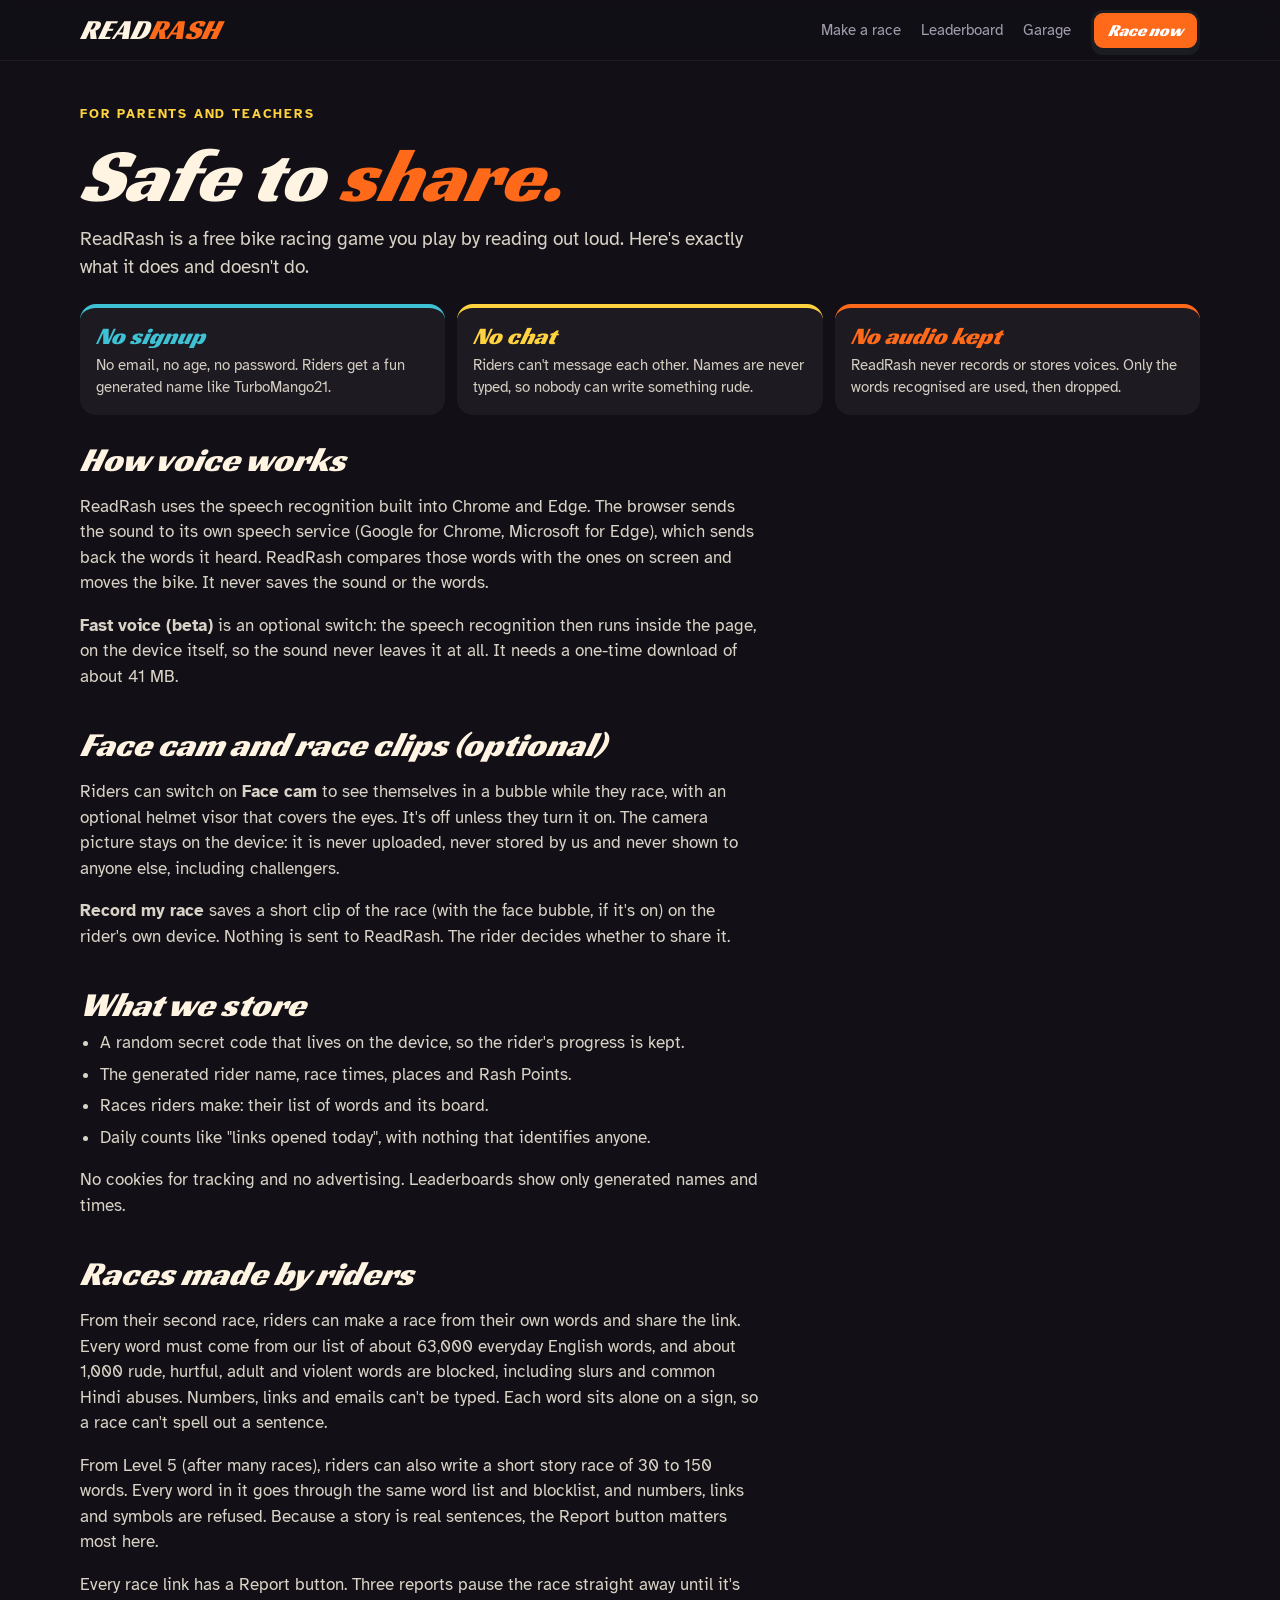
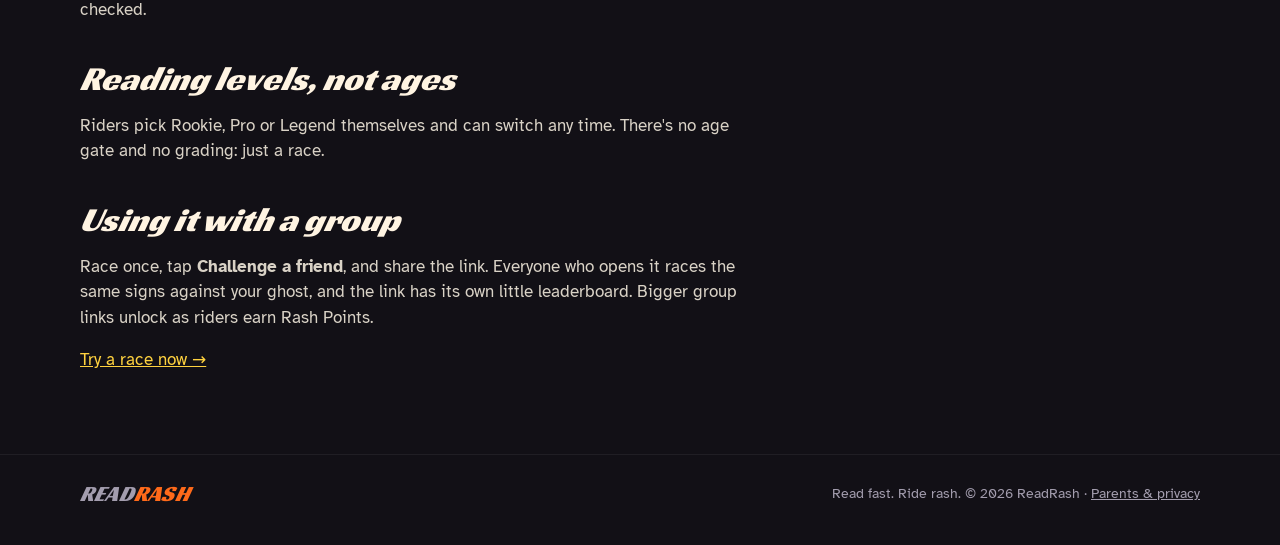
<file: about.html>
<!doctype html>
<html lang="en">
<head>
<meta charset="utf-8">
<meta name="viewport" content="width=device-width,initial-scale=1,viewport-fit=cover">
<title>For parents and teachers · ReadRash</title>
<meta name="description" content="How ReadRash works, what it stores, and how voice is handled. No signup, no chat, no audio stored.">
<link rel="canonical" href="https://readrash.com/about.html">
<meta property="og:type" content="website">
<meta property="og:site_name" content="ReadRash">
<meta property="og:title" content="ReadRash for parents and teachers">
<meta property="og:description" content="Free voice-powered bike racing. No signup, no chat, no audio stored.">
<meta property="og:url" content="https://readrash.com/about.html">
<meta property="og:image" content="https://readrash.com/assets/og/og-home.jpg">
<meta property="og:image:width" content="1200"><meta property="og:image:height" content="630">
<meta name="twitter:card" content="summary_large_image">
<meta name="theme-color" content="#121016">
<link rel="icon" href="favicon.ico" sizes="any">
<link rel="icon" href="favicon.svg" type="image/svg+xml">
<link rel="apple-touch-icon" href="apple-touch-icon.png">
<link rel="stylesheet" href="assets/site.css?v=20261026a">
<style>
/* Layout: title → three promise tiles → short plain sections */
.top{padding-block:44px 22px;display:flex;flex-direction:column;gap:12px}
.top h1{font-size:clamp(42px,8vw,76px)}.top h1 em{font-style:inherit;color:var(--heat)}
.promise{display:grid;grid-template-columns:repeat(3,1fr);gap:12px;margin-bottom:28px}
.promise div{background:var(--asphalt-2);border-radius:16px;padding:16px;border-top:4px solid var(--c)}
.promise h3{font-size:24px;color:var(--c)}.promise p{margin:6px 0 0;color:#d4cdc1;font-size:15px}
.sec{max-width:68ch;padding-bottom:22px}
.sec h2{font-size:clamp(26px,4vw,34px);margin-bottom:8px}
.sec p,.sec li{color:#d9d2c6;font-size:17px}
.sec ul{padding-left:20px;margin:0}.sec li{margin-bottom:6px}
.sec a{color:var(--sun)}
@media (max-width:760px){.promise{grid-template-columns:1fr}}
</style>
</head>
<body>
<header class="nav gut">
  <div class="inner">
    <a class="logo" href="index.html">READ<span>RASH</span></a>
    <nav class="links" aria-label="Main">
      <a class="opt" href="make.html">Make a race</a>
      <a class="opt" href="leaderboard.html">Leaderboard</a>
      <a href="garage.html">Garage</a>
      <a class="btn sm" href="gp.html">Race now</a>
    </nav>
  </div>
</header>
<main class="gut"><div class="inner">
  <div class="top">
    <p class="kicker">For parents and teachers</p>
    <h1>Safe to <em>share.</em></h1>
    <p class="lede">ReadRash is a free bike racing game you play by reading out loud. Here's exactly what it does and doesn't do.</p>
  </div>
  <div class="promise">
    <div style="--c:var(--cool)"><h3>No signup</h3><p>No email, no age, no password. Riders get a fun generated name like TurboMango21.</p></div>
    <div style="--c:var(--sun)"><h3>No chat</h3><p>Riders can't message each other. Names are never typed, so nobody can write something rude.</p></div>
    <div style="--c:var(--heat)"><h3>No audio kept</h3><p>ReadRash never records or stores voices. Only the words recognised are used, then dropped.</p></div>
  </div>

  <section class="sec">
    <h2>How voice works</h2>
    <p>ReadRash uses the speech recognition built into Chrome and Edge. The browser sends the sound to its own speech service (Google for Chrome, Microsoft for Edge), which sends back the words it heard. ReadRash compares those words with the ones on screen and moves the bike. It never saves the sound or the words.</p>
    <p><b>Fast voice (beta)</b> is an optional switch: the speech recognition then runs inside the page, on the device itself, so the sound never leaves it at all. It needs a one-time download of about 41 MB.</p>
  </section>

  <section class="sec">
    <h2>Face cam and race clips (optional)</h2>
    <p>Riders can switch on <b>Face cam</b> to see themselves in a bubble while they race, with an optional helmet visor that covers the eyes. It's off unless they turn it on. The camera picture stays on the device: it is never uploaded, never stored by us and never shown to anyone else, including challengers.</p>
    <p><b>Record my race</b> saves a short clip of the race (with the face bubble, if it's on) on the rider's own device. Nothing is sent to ReadRash. The rider decides whether to share it.</p>
  </section>

  <section class="sec">
    <h2>What we store</h2>
    <ul>
      <li>A random secret code that lives on the device, so the rider's progress is kept.</li>
      <li>The generated rider name, race times, places and Rash Points.</li>
      <li>Races riders make: their list of words and its board.</li>
      <li>Daily counts like "links opened today", with nothing that identifies anyone.</li>
    </ul>
    <p>No cookies for tracking and no advertising. Leaderboards show only generated names and times.</p>
  </section>

  <section class="sec">
    <h2>Races made by riders</h2>
    <p>From their second race, riders can make a race from their own words and share the link. Every word must come from our list of about 63,000 everyday English words, and about 1,000 rude, hurtful, adult and violent words are blocked, including slurs and common Hindi abuses. Numbers, links and emails can't be typed. Each word sits alone on a sign, so a race can't spell out a sentence.</p>
    <p>From Level 5 (after many races), riders can also write a short story race of 30 to 150 words. Every word in it goes through the same word list and blocklist, and numbers, links and symbols are refused. Because a story is real sentences, the Report button matters most here.</p>
    <p>Every race link has a Report button. Three reports pause the race straight away until it's checked.</p>
  </section>

  <section class="sec">
    <h2>Reading levels, not ages</h2>
    <p>Riders pick Rookie, Pro or Legend themselves and can switch any time. There's no age gate and no grading: just a race.</p>
  </section>

  <section class="sec" style="padding-bottom:64px">
    <h2>Using it with a group</h2>
    <p>Race once, tap <b>Challenge a friend</b>, and share the link. Everyone who opens it races the same signs against your ghost, and the link has its own little leaderboard. Bigger group links unlock as riders earn Rash Points.</p>
    <p><a href="gp.html">Try a race now →</a></p>
  </section>
</div></main>
<footer class="foot gut">
  <div class="inner"><span class="logo" style="font-size:22px">READ<span>RASH</span></span><span>Read fast. Ride rash. © 2026 ReadRash · <a href="about.html">Parents &amp; privacy</a></span></div>
</footer>
</body>
</html>
</file>
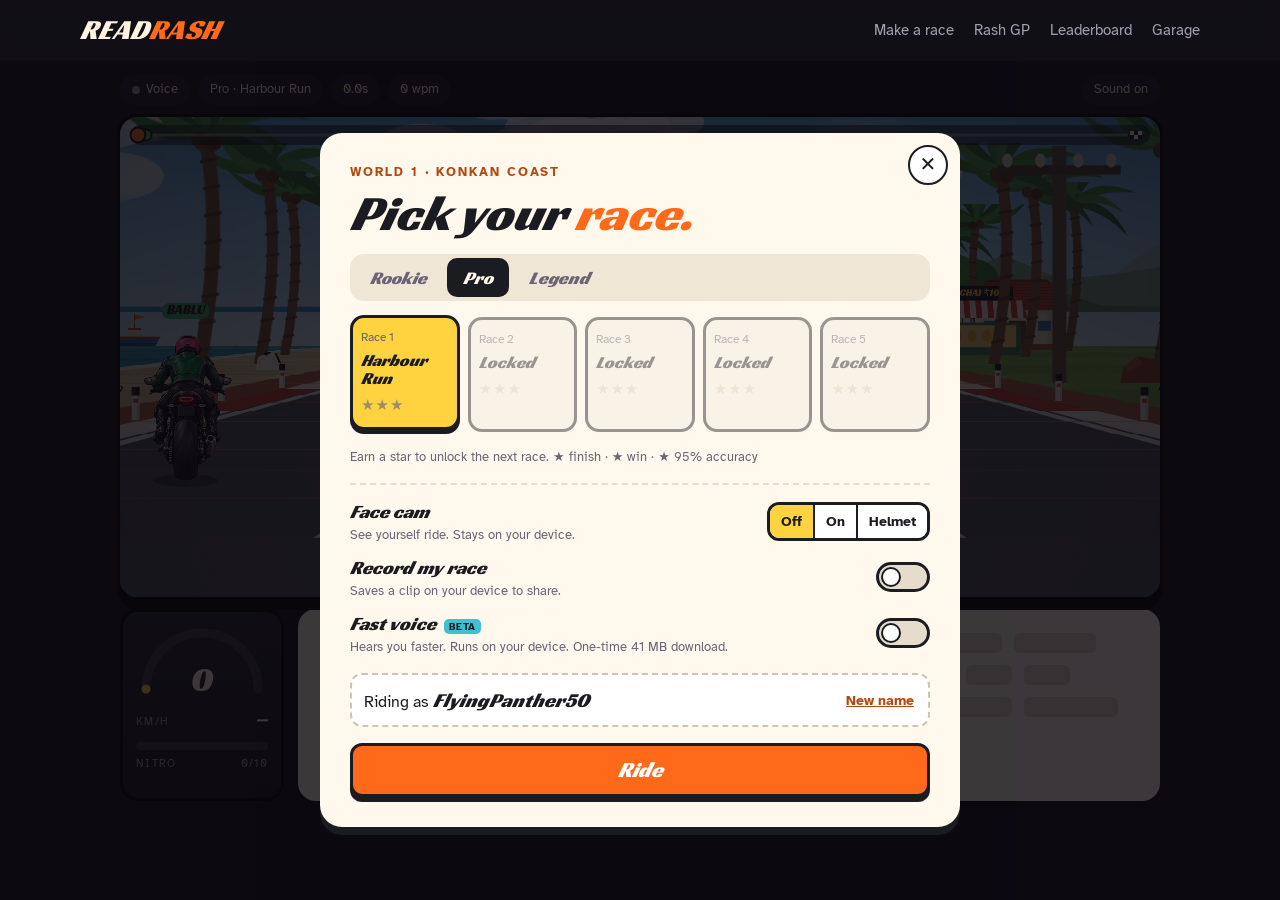
<file: play.html>
<!doctype html>
<html lang="en">
<head>
<meta charset="utf-8">
<meta name="viewport" content="width=device-width,initial-scale=1,viewport-fit=cover">
<title>Story races · ReadRash</title>
<meta name="description" content="Read a short story out loud and every word pushes your bike forward. Win stars to unlock the next race.">
<link rel="canonical" href="https://readrash.com/play.html">
<meta property="og:type" content="website">
<meta property="og:site_name" content="ReadRash">
<meta property="og:title" content="ReadRash story races">
<meta property="og:description" content="Read a short story out loud and every word pushes your bike forward. Win stars to unlock the next race.">
<meta property="og:url" content="https://readrash.com/play.html">
<meta property="og:image" content="https://readrash.com/assets/og/og-home.jpg">
<meta property="og:image:width" content="1200">
<meta property="og:image:height" content="630">
<meta property="og:image:alt" content="A painted rider racing on a coastal road under word signs">
<meta name="twitter:card" content="summary_large_image">
<meta name="theme-color" content="#121016">
<link rel="icon" href="favicon.ico" sizes="any">
<link rel="icon" href="favicon.svg" type="image/svg+xml">
<link rel="apple-touch-icon" href="apple-touch-icon.png">
<meta name="claude:viewport-fit-sides" content="cover">
<link rel="stylesheet" href="assets/site.css?v=20261026a">
<link rel="stylesheet" href="assets/game.css?v=20261026a">
</head>
<body>
<header class="nav gut">
  <div class="inner">
    <a class="logo" href="index.html">READ<span>RASH</span></a>
    <nav class="links" aria-label="Main">
      <a class="opt" href="make.html">Make a race</a>
      <a href="gp.html">Rash GP</a>
      <a class="opt" href="leaderboard.html">Leaderboard</a>
      <a href="garage.html">Garage</a>
    </nav>
  </div>
</header>

<main class="gut">
<div class="wrap">
  <div class="bar">
    <div class="left">
      <span class="chip"><span class="dot" id="micDot"></span><span id="modeTxt">Voice</span></span>
      <span class="chip" id="raceChip">Konkan Coast</span>
      <span class="chip" id="timeChip">0.0s</span>
      <span class="chip" id="wpmChip">0 wpm</span>
    </div>
    <div class="left">
      <button class="chip" id="sndBtn" aria-pressed="true">Sound on</button>
      <span class="chip rec" id="recChip" hidden><i></i>REC</span>
      <button class="chip exit" id="quitBtn" hidden>✕ Exit race</button>
    </div>
  </div>

  <div class="stage">
    <canvas id="road" aria-label="Race view: your bike against three rival riders on the Konkan coast"></canvas>
    <div class="pop" id="pop"></div>
    <div class="facecam" id="faceCam" hidden><video id="faceVid" muted playsinline></video><svg class="visor" viewBox="0 0 100 100" preserveAspectRatio="none" aria-hidden="true"><defs><linearGradient id="vz" x1="0" y1="0" x2="1" y2=".4"><stop offset="0" stop-color="#141e30" stop-opacity=".93"/><stop offset=".6" stop-color="#28466e" stop-opacity=".9"/><stop offset="1" stop-color="#141e30" stop-opacity=".93"/></linearGradient></defs><rect x="0" y="0" width="100" height="15" fill="#ffd23f"/><path d="M0 19 Q50 11 100 19 L100 51 Q50 59 0 51 Z" fill="url(#vz)"/><path d="M20 29 Q45 24 57 27" stroke="rgba(255,255,255,.45)" stroke-width="3" fill="none"/></svg></div>
  </div>

  <div class="dash">
    <div class="cluster">
      <div class="gauge">
        <svg viewBox="0 0 132 76" aria-hidden="true">
          <defs><linearGradient id="gg" x1="0" x2="1"><stop offset="0" stop-color="#ffd23f"/><stop offset="1" stop-color="#ff6a1a"/></linearGradient></defs>
          <path class="bg" d="M10 70 A56 56 0 0 1 122 70"/>
          <path class="fg" id="arc" d="M10 70 A56 56 0 0 1 122 70" pathLength="100" stroke-dasharray="0 100"/>
        </svg>
        <b id="kmh">0</b>
      </div>
      <div class="cside" style="width:100%">
        <div class="crow"><small>km/h</small><span class="pos" id="posTxt">–</span></div>
        <div class="nitro" id="nitroWrap" title="Nitro: 10 words in a row"><i id="nitroBar"></i></div>
        <div class="crow"><small>Nitro</small><small id="streakTxt">0/10</small></div>
      </div>
    </div>
    <div class="card">
      <p class="para" id="para" aria-live="polite"></p>
      <div class="heard" id="heard"></div>
    </div>
  </div>
</div>
</main>

<!-- 1. pick a race -->
<div class="overlay" id="pickScreen">
  <div class="panel">
    <a class="x" href="index.html" aria-label="Close and go home">✕</a>
    <div>
      <p class="kicker" style="color:#b14a12" id="pickKick">World 1 · Konkan Coast</p>
      <h2 style="margin-top:6px" id="pickTitle">Pick your <span>race.</span></h2>
    </div>
    <div class="tabs" role="tablist" aria-label="League" id="lgTabs">
      <button class="tab" role="tab" data-lg="rookie" aria-selected="false">Rookie</button>
      <button class="tab" role="tab" data-lg="pro" aria-selected="true">Pro</button>
      <button class="tab" role="tab" data-lg="legend" aria-selected="false">Legend</button>
    </div>
    <div class="races" id="raceList" role="group" aria-label="Races"></div>
    <div id="storyInfo" hidden></div>
    <p class="note" id="starNote" style="color:#6b6476;margin:0">Earn a star to unlock the next race. ★ finish · ★ win · ★ 95% accuracy</p>
    <div class="extras">
      <div class="ex"><span><b>Face cam</b><small>See yourself ride. Stays on your device.</small></span><div class="seg" id="camPick"><button data-c="off">Off</button><button data-c="on">On</button><button data-c="helmet">Helmet</button></div></div>
      <div class="ex"><span><b>Record my race</b><small>Saves a clip on your device to share.</small></span><button class="tog" id="recTog" role="switch" aria-checked="false"><i></i></button></div>
      <div class="ex"><span><b>Fast voice <i class="beta">beta</i></b><small id="fastMsg">Hears you faster. Runs on your device. One-time 41 MB download.</small></span><button class="tog" id="fastTog" role="switch" aria-checked="false"><i></i></button></div>
    </div>
    <div class="who"><span>Riding as <b id="whoName"></b></span><button class="linkbtn" id="reroll">New name</button></div>
    <button class="btn" id="rideBtn">Ride</button>
  </div>
</div>

<!-- 2. voice not available here -->
<div class="overlay" id="gateScreen" hidden>
  <div class="panel">
    <a class="x" href="index.html" aria-label="Close and go home">✕</a>
    <h2>Voice racing needs <span>Chrome.</span></h2>
    <p id="gateMsg">ReadRash runs on your voice. Open this page in Chrome or Edge on a laptop or Android phone, allow the microphone, and you're riding.</p>
    <div class="row">
      <button class="btn" id="demoBtn">Watch a demo ride</button>
      <button class="btn ghost" id="gateBack">Back</button>
      <button class="btn" id="fastGate" hidden>Use Fast voice</button>
    </div>
    <p class="note" style="color:#6b6476">The demo rider reads on autopilot so you can see how a race plays. Demo rides don't earn stars.</p>
  </div>
</div>

<!-- 3. mic check + say GO -->
<div class="overlay" id="micScreen" hidden>
  <div class="panel" style="align-items:center;text-align:center">
    <a class="x" href="index.html" aria-label="Close and go home">✕</a>
    <p class="kicker" style="color:#b14a12" id="micStep">Mic check</p>
    <div class="big-say" id="sayWord">Say <span>LET'S GO!</span></div>
    <div class="mic" id="micState"><i></i><span id="micLabel">Starting microphone…</span></div>
    <div class="heardbox" id="micHeard"></div>
    <p class="err" id="micErr" hidden></p>
    <button class="btn sm" id="micFix" hidden>Restart mic</button>
    <button class="linkbtn" id="micBack">Back to races</button>
  </div>
</div>

<!-- 4. results -->
<div class="overlay" id="endScreen" hidden>
  <div class="panel">
    <a class="x" href="index.html" aria-label="Close and go home">✕</a>
    <h2 id="endTitle"></h2>
    <div class="duel" id="duelTxt" hidden></div>
    <div class="row" style="gap:10px"><button class="btn" id="rematchBtn" hidden>Rematch: send it back</button></div>
    <div class="sharebox" id="shareBox" hidden>
      <b id="shareHead">Send it to a friend</b>
      <div class="shl"><input id="shareUrl" readonly aria-label="Race link"><button class="btn sm" id="shareBtn">Share</button></div>
      <div class="shl"><a class="btn sm ghost" id="waBtn" target="_blank" rel="noopener">WhatsApp</a><span class="note" id="shareMsg" style="color:#6b6476"></span></div>
    </div>
    <div class="starsbig" id="starsBig" aria-label="Stars earned"><i>★</i><i>★</i><i>★</i></div>
    <div class="starsgrid" id="starsGrid"><span>Finish</span><span>Win</span><span>95% accuracy</span></div>
    <div class="podium" id="podium"></div>
    <div class="stats">
      <div class="stat"><b id="sTime">0s</b><small>Time</small></div>
      <div class="stat"><b id="sWpm">0</b><small>Words/min</small></div>
      <div class="stat"><b id="sAcc">0%</b><small>Accuracy</small></div>
      <div class="stat"><b id="sSwipe">0</b><small>Swipes</small></div>
    </div>
    <div id="practiceWrap"><p style="font-weight:700;margin-bottom:8px">Words to practice</p><div class="practice" id="practice"></div></div>
    <div class="clipbox" id="clipBox" hidden><b id="clipHead">Making your clip…</b><button class="btn sm" id="clipBtn" disabled>Save clip</button><span class="note" id="clipMsg" style="color:#6b6476"></span></div>
    <div class="rpbox" id="rpBox" hidden></div>
    <div class="post" id="postBox">
      <span class="nm" id="postName"></span>
      <button class="linkbtn" id="postReroll">New name</button>
      <button class="btn sm" id="postBtn">Post score</button>
      <span class="note" id="postMsg" style="flex-basis:100%;color:#cfc6b8"></span>
    </div>
    <div class="row">
      <button class="btn" id="nextBtn">Next race</button>
      <button class="btn ghost" id="againBtn">Ride again</button>
      <button class="btn ghost" id="pickBtn">All races</button>
    </div>
  </div>
</div>

<script src="assets/game.js?v=20261026a"></script>
<script src="assets/board.js?v=20261026a"></script>
<script>
(() => {
const RR = window.ReadRash, $ = id => document.getElementById(id);
const show = id => ["pickScreen","gateScreen","micScreen","endScreen"].forEach(s => $(s).hidden = s !== id);
let league = RR.Store.get("league", "pro"); if (!RR.LEAGUES[league]) league = "pro";
let race = 0, demo = false, lastRes = null, firstGo = true, exiting = false;
const CODE = (new URLSearchParams(location.search).get("r") || "").toLowerCase().replace(/[^a-z0-9]/g, "").slice(0, 12);
let story = null, isMaker = false;
const fmt = ms => (ms / 1000).toFixed(1) + "s";
function doLoad(){ if (story) ctl.loadText(story.passage, league, !isMaker && story.maker_ms ? { name: story.maker, ms: story.maker_ms } : null); else ctl.load(league, race); }

const ctl = RR.create({ canvas: $("road"), league, race,
  ui: { para:$("para"), heard:$("heard"), kmh:$("kmh"), arc:$("arc"), nitroBar:$("nitroBar"), nitroWrap:$("nitroWrap"), streakTxt:$("streakTxt"), posTxt:$("posTxt"), pop:$("pop"), timeChip:$("timeChip"), wpmChip:$("wpmChip") } });

/* ---- sound + mode chips ---- */
$("sndBtn").onclick = () => { RR.Sound.setOn(!RR.Sound.on); $("sndBtn").textContent = RR.Sound.on ? "Sound on" : "Sound off"; $("sndBtn").setAttribute("aria-pressed", RR.Sound.on); };
RR.bindMic({ dot: $("micDot"), state: $("micState"), label: $("micLabel"), err: $("micErr"), fix: $("micFix"), heard: $("heard"), chip: $("modeTxt"), isDemo: () => demo });
function setModeChip(){ const c=$("modeTxt").parentElement; c.classList.toggle("demo-chip", demo); $("modeTxt").textContent = demo ? "Demo ride" : "Voice"; }

/* ---- pick screen ---- */
function renderPick(){
  const st = RR.stars(league);
  $("lgTabs").querySelectorAll(".tab").forEach(t => t.setAttribute("aria-selected", String(t.dataset.lg === league)));
  const box = $("raceList"); box.innerHTML = "";
  RR.RACES.forEach((r, i) => {
    const open = i === 0 || st[i-1] > 0;
    if (!open && race === i) race = 0;
    const b = document.createElement("button"); b.className = "race"; b.disabled = !open; b.setAttribute("aria-pressed", String(i === race));
    b.innerHTML = `<small>Race ${i+1}</small><b></b><span class="st">${[0,1,2].map(k => k < st[i] ? "<i>★</i>" : "★").join("")}</span>`;
    b.querySelector("b").textContent = open ? r.t : "Locked";
    b.onclick = () => { race = i; renderPick(); };
    box.appendChild(b);
  });
  $("whoName").textContent = RR.nickname();
}
$("lgTabs").querySelectorAll(".tab").forEach(t => t.onclick = () => { league = t.dataset.lg; RR.Store.set("league", league); renderPick(); });
$("reroll").onclick = () => { RR.Store.set("name", RR.randomName()); renderPick(); };
const X = RR.mountExtras({ ctl, canvas: $("road"), isDemo: () => demo, shareText: () => "Watch me race on ReadRash!" });
$("rideBtn").onclick = () => { RR.Sound.wake(); if (!RR.Voice.ok) { show("gateScreen"); return; } demo = false; setModeChip(); X.camUp(); startMic(); };
if (RR.FAST_OK) { $("gateMsg").textContent = "This browser doesn't have Chrome's speech service. Fast voice runs right here on your device instead: one-time 41 MB download, then it's quick. Or open ReadRash in Chrome or Edge."; $("fastGate").hidden = false; $("fastGate").onclick = () => { RR.Voice.setFast(true); const t = $("fastTog"); if (t) t.setAttribute("aria-checked", "true"); $("rideBtn").click(); }; }
$("gateBack").onclick = () => show("pickScreen");
$("demoBtn").onclick = () => { RR.Sound.wake(); demo = true; setModeChip(); doLoad(); ctl.setAutopilot(true, RR.LEAGUES[league].demo); raceLabel(); show(null); $("quitBtn").hidden = false; ctl.countdown(); };
if (RR.IN_VIEWER) $("gateMsg").textContent = "ReadRash runs on your voice, and microphones are switched off in this preview. On the live site in Chrome or Edge, you'll allow the mic and ride with your voice.";
function raceLabel(){ $("raceChip").textContent = story ? `${story.title} · ${RR.LEAGUES[league].name}` : `${RR.LEAGUES[league].name} · ${RR.RACES[race].t}`; }

/* ---- mic check: say READY (first time), then say GO ---- */
const GO = new Set(["go","goes","gone","goal","gold","ko","goh","gooo","goo","lets","letsgo","start","race","ride"]);
let micStage = "ready";
function startMic(){
  ctl.setAutopilot(false); doLoad(); raceLabel();
  show("micScreen"); $("micHeard").textContent = "";
  micStage = "go"; paintMic(); armHint();
  RR.Voice.start(micHandler);
}
function paintMic(){ $("micStep").textContent = story ? story.title : `${RR.LEAGUES[league].name} · ${RR.RACES[race].t}`; $("sayWord").innerHTML = "Say <span>LET'S GO!</span>"; $("micHeard").textContent = "Say it out loud. The lights drop and the race starts."; }
let hintT = 0, heardAny = false;
function armHint(){ heardAny = false; clearTimeout(hintT); hintT = setTimeout(() => { if (micStage === "go" && !heardAny) $("micHeard").textContent = "Can't hear you yet. Check the mic is allowed and speak a little louder: LET'S GO!"; }, 7000); }
function micHandler(e){
  if (e.reset) return;
  let txt = ""; for (let r = e.resultIndex; r < e.results.length; r++) txt += " " + e.results[r][0].transcript;
  txt = txt.trim(); if (!txt) return; heardAny = true;
  $("micHeard").textContent = "Heard: " + txt;
  const toks = txt.split(/\s+/).map(RR.norm).filter(Boolean);
  if (micStage === "go" && (toks.join("").includes("letsgo") || toks.some(t => GO.has(t) || RR.sim(t, "ready") >= .7 || (t.length <= 4 && "gk".includes(t[0]) && RR.sim(t, "go") >= .5)))) {
    clearTimeout(hintT); RR.Sound.tone(880, .12, "square", .05); micStage = "off"; show(null); $("quitBtn").hidden = false;
    ctl.listen(); X.recStart(); ctl.countdown();
  }
}
$("micBack").onclick = () => { RR.Voice.stop(); show("pickScreen"); if (!story) renderPick(); };

/* ---- results ---- */
ctl.on("finish", res => {
  lastRes = res; RR.Voice.stop(); $("quitBtn").hidden = true;
  X.finish(res, exiting || res.stopped ? null : { kicker: story ? `Story race · ${story.title}` : `${RR.LEAGUES[league].name} · ${RR.RACES[race].t}`, big: res.place ? RR.ord(res.place).toUpperCase() : "DONE", line: `${(res.timeMs/1000).toFixed(1)}s · ${res.wpm} words a minute`, url: "readrash.com" });
  if (exiting) { exiting = false; demo = false; setModeChip(); ctl.setAutopilot(false); doLoad(); show("pickScreen"); if (!story) renderPick(); return; }
  setTimeout(() => showResults(res), res.stopped ? 150 : 1600);
});
function showResults(res){
  const place = res.place;
  $("endTitle").innerHTML = res.stopped ? "Ride <span>stopped</span>" : place === 1 ? "You <span>won!</span>" : `You came <span>${RR.ord(place)}</span>`;
  const got = [!res.stopped, place === 1, !res.stopped && res.acc >= 95];
  const earned = demo ? 0 : got.filter(Boolean).length;
  const bigs = $("starsBig").querySelectorAll("i"); bigs.forEach(i => i.classList.remove("on"));
  got.forEach((g, i) => { if (g && !demo) setTimeout(() => { bigs[i].classList.add("on"); RR.Sound.tone(780 + i * 140, .12, "square", .05); }, 300 + i * 260); });
  $("starsGrid").querySelectorAll("span").forEach((s, i) => s.className = got[i] && !demo ? "ok" : "");
  $("starsBig").hidden = $("starsGrid").hidden = demo || !!story;
  if (!demo && earned && !story) RR.saveStars(league, race, earned);
  $("duelTxt").hidden = true; $("shareBox").hidden = true; $("rematchBtn").hidden = true;
  if (story && !res.stopped) $("endTitle").innerHTML = isMaker ? (story.status === "draft" ? "Your story is <span>open!</span>" : "Story <span>done</span>") : story.maker_ms ? (res.timeMs < story.maker_ms ? `You beat <span>${RR.esc(story.maker)}!</span>` : `${RR.esc(story.maker)} <span>wins</span>`) : "Story <span>done</span>";
  $("podium").innerHTML = ""; res.podium.forEach((r, i) => { const d = document.createElement("div"); if (r.me) d.className = "me";
    const a = document.createElement("b"); a.textContent = `${i+1}. ${r.me ? (demo ? "DEMO RIDER" : "YOU") : r.name}`; const t = document.createElement("span"); t.textContent = r.t != null ? (r.t/1000).toFixed(1) + "s" : "still riding"; d.append(a, t); $("podium").appendChild(d); });
  $("sTime").textContent = (res.timeMs/1000).toFixed(1) + "s"; $("sWpm").textContent = res.wpm; $("sAcc").textContent = res.acc + "%"; $("sSwipe").textContent = res.swipes;
  $("practice").innerHTML = ""; res.trouble.forEach(m => { const s = document.createElement("span"); s.textContent = m; $("practice").appendChild(s); }); $("practiceWrap").hidden = !res.trouble.length || demo;
  const canPost = !demo && !res.stopped;
  $("rpBox").hidden = true; $("postBox").hidden = !canPost; $("postName").textContent = RR.nickname(); $("postMsg").textContent = "Score " + Math.round(res.wpm * res.acc / 100) + " · posts to the " + RR.LEAGUES[league].name + " board"; $("postBtn").disabled = true; $("postBtn").textContent = "Posting…"; posted = false;
  const st = RR.stars(league); const nextOpen = race < RR.RACES.length - 1 && st[race] > 0;
  $("nextBtn").hidden = !nextOpen || demo || !!story; $("pickBtn").hidden = !!story;
  show("endScreen"); X.showClip();
  if (canPost && !RR.IN_VIEWER) postRun();
}
$("postReroll").onclick = () => { RR.Store.set("name", RR.randomName()); $("postName").textContent = RR.nickname(); if (posted) $("postMsg").textContent = "New name saved. Your next race posts under it."; };
let posted = false;
async function postRun(){
  if (!lastRes) return; if (posted) { location.href = story ? "garage.html" : "leaderboard.html#story"; return; } $("postBtn").disabled = true; $("postBtn").textContent = "Posting…"; $("postMsg").textContent = "Posting your score to the board…";
  if (story) return postStory();
  try { const j = await Board.submit({ key: RR.Rider.key(), name: RR.nickname(), chk: lastRes.chk, place: lastRes.place, league, race, words: lastRes.words, correct: lastRes.correct, attempts: lastRes.attempts, timeMs: lastRes.timeMs });
    RR.rpPanel($("rpBox"), j.rp, j.rider); if (j.rider) RR.Store.set("rpCache", { rp: j.rider.rp, level: j.rider.level });
    posted = true; $("postBtn").disabled = false; $("postBtn").textContent = "See the board"; $("postMsg").textContent = j.rank ? `Posted ✓ You're #${j.rank} on today's ${RR.LEAGUES[league].name} board.` : "Posted ✓";
  } catch (e) { $("postBtn").disabled = false; $("postBtn").textContent = "Try again"; $("postMsg").textContent = "Couldn't reach the leaderboard. Check your connection and tap Try again."; }
}
$("postBtn").onclick = postRun;
/* ---- a story race from a link (a rider's own passage) ---- */
function shareSetup(head, text, code){ const url = RR.raceLink(code || story.code); $("shareBox").hidden = false; $("shareHead").textContent = head; $("shareUrl").value = url;
  $("waBtn").href = "https://wa.me/?text=" + encodeURIComponent(text + " " + url); $("waBtn").onclick = () => RR.ev("share_whatsapp"); $("shareMsg").textContent = "";
  $("shareBtn").onclick = async () => { const how = await RR.shareRace(text, url); $("shareMsg").textContent = how === "copied" ? "Link copied. Paste it anywhere." : how === "shared" ? "Sent!" : how === "none" ? "Copy the link above." : ""; }; }
async function postStory(){
  const res = lastRes;
  try { const r = await fetch(`/api/races/${story.code}/runs`, { method: "POST", headers: { "content-type": "application/json" }, body: JSON.stringify({ key: RR.Rider.key(), name: RR.nickname(), chk: res.chk, place: res.place, timeMs: Math.round(res.timeMs), correct: res.correct, attempts: res.attempts, missedWords: res.trouble }) });
    const j = await r.json().catch(() => ({})); if (!r.ok) throw new Error(j.error || "Couldn't post. Tap Try again.");
    RR.rpPanel($("rpBox"), j.rp, j.rider); if (j.rider) RR.Store.set("rpCache", { rp: j.rider.rp, level: j.rider.level });
    posted = true; $("postBtn").disabled = false; $("postBtn").textContent = "Your Garage"; $("postMsg").textContent = `Posted ✓ You're #${j.rank} on this story's board.`;
    $("duelTxt").hidden = false;
    if (isMaker) { $("duelTxt").textContent = j.opened ? `Your story is open! Time to beat: ${fmt(j.maker_ms)}` : `Your best on this story: ${fmt(j.maker_ms)}`; story.status = "live";
      shareSetup("Send it to a friend", `I made a ReadRash story race. Read it faster than my ${fmt(j.maker_ms)}!`); }
    else { const me = (j.board.find(x => x.me) || {}).time_ms || j.time_ms, mk = j.maker_ms, d = Math.abs(me - mk) / 1000;
      $("duelTxt").textContent = d < .1 ? `Level with ${story.maker} at ${fmt(mk)}.` : me < mk ? `By ${d.toFixed(1)}s: ${fmt(me)} against ${fmt(mk)}.` : `By ${d.toFixed(1)}s: ${fmt(mk)} against your ${fmt(me)}.`;
      $("rematchBtn").hidden = false; $("rematchBtn").disabled = false; }
  } catch (e) { $("postBtn").disabled = false; $("postBtn").textContent = "Try again"; $("postMsg").textContent = e.message; }
}
$("rematchBtn").onclick = async () => { $("rematchBtn").disabled = true; $("rematchBtn").textContent = "Making the rematch…";
  try { const r = await fetch(`/api/races/${story.code}/rematch`, { method: "POST", headers: { "content-type": "application/json" }, body: JSON.stringify({ key: RR.Rider.key(), name: RR.nickname() }) });
    const j = await r.json().catch(() => ({})); if (!r.ok) throw new Error(j.error || "Couldn't make the rematch.");
    RR.Rider.addMade(j.code); $("rematchBtn").hidden = true; RR.ev("rematch");
    shareSetup(`Send it back to ${story.maker}`, `Rematch! Read my story race faster than my ${fmt(j.maker_ms)} on ReadRash.`, j.code);
  } catch (e) { $("rematchBtn").disabled = false; $("rematchBtn").textContent = "Try again"; $("postMsg").textContent = e.message; } };
async function openStory(){
  let j = null; try { const r = await fetch(`/api/races/${CODE}`); j = await r.json(); if (!r.ok) throw new Error(j.error || "Not found"); } catch (e) { j = { error: (e && e.message) || "Check the link and try again." }; }
  if (j.kind && j.kind !== "story") { location.replace((j.kind === "redline" ? "redline" : "gp") + ".html?r=" + CODE); return; }
  ["lgTabs", "raceList", "starNote"].forEach(id => $(id).hidden = true); $("storyInfo").hidden = false;
  if (j.error) { $("pickKick").textContent = "Story race"; $("pickTitle").textContent = "Race not found"; $("storyInfo").innerHTML = `<p>${RR.esc(j.error)}</p>`; $("rideBtn").hidden = true; return; }
  story = j; league = j.league; isMaker = RR.Rider.made().includes(j.code);
  const n = j.passage ? j.passage.split(" ").length : 0, inBoard = j.board.some(x => !x.maker && x.name === RR.nickname());
  let note = "", ok = true;
  if (j.status === "expired") { ok = false; note = "This story race has ended."; }
  else if (j.status === "paused") { ok = false; note = "This race is paused while we check it."; }
  else if (j.status === "draft" && !isMaker) { ok = false; note = `${j.maker} hasn't raced it yet. Try again soon.`; }
  else if (!isMaker && !inBoard && j.riders >= j.max_riders) { ok = false; note = j.max_riders === 1 ? "This duel already has its challenger." : "This race is full."; }
  $("pickKick").textContent = isMaker ? "Your story race" : j.series && j.series.g > 1 ? `Best of 3 · Game ${j.series.g}` : `A story from ${j.maker}`;
  $("pickTitle").innerHTML = RR.esc(j.title);
  $("storyInfo").innerHTML = `<p style="margin:0">${n} words · ${RR.LEAGUES[j.league].name} riders${j.maker_ms ? ` · time to beat <b>${fmt(j.maker_ms)}</b>` : isMaker ? " · race it once to set <b>the time to beat</b>" : ""}</p>
    <p class="note" style="color:#6b6476;margin:6px 0 0">${note || (isMaker ? "Then you get a link to send." : `${RR.esc(j.maker)} rides beside you at their pace. Read it all out loud.`)}</p>
    ${j.board.length ? `<div class="podium" style="margin-top:10px">${j.board.slice(0, 5).map((x, i) => `<div class="${x.name === RR.nickname() ? "me" : ""}"><b>${i + 1}. ${RR.esc(x.name)}</b><span>${fmt(x.time_ms)}</span></div>`).join("")}</div>` : ""}`;
  $("rideBtn").hidden = !ok; $("rideBtn").textContent = "Ride";
  if (!isMaker) RR.ev("open_link");
  doLoad(); raceLabel();
}
$("nextBtn").onclick = () => { race++; if (demo) { $("demoBtn").click(); return; } startMic(); };
$("againBtn").onclick = () => { if (demo) { $("demoBtn").click(); return; } startMic(); };
$("pickBtn").onclick = () => { demo = false; setModeChip(); ctl.setAutopilot(false); doLoad(); show("pickScreen"); renderPick(); };
$("quitBtn").onclick = () => { exiting = true; RR.Voice.stop(); ctl.finish(); };

setModeChip(); show("pickScreen"); if (CODE) openStory(); else { renderPick(); raceLabel(); }
window.__rr = ctl;
})();
</script>
</body>
</html>
</file>
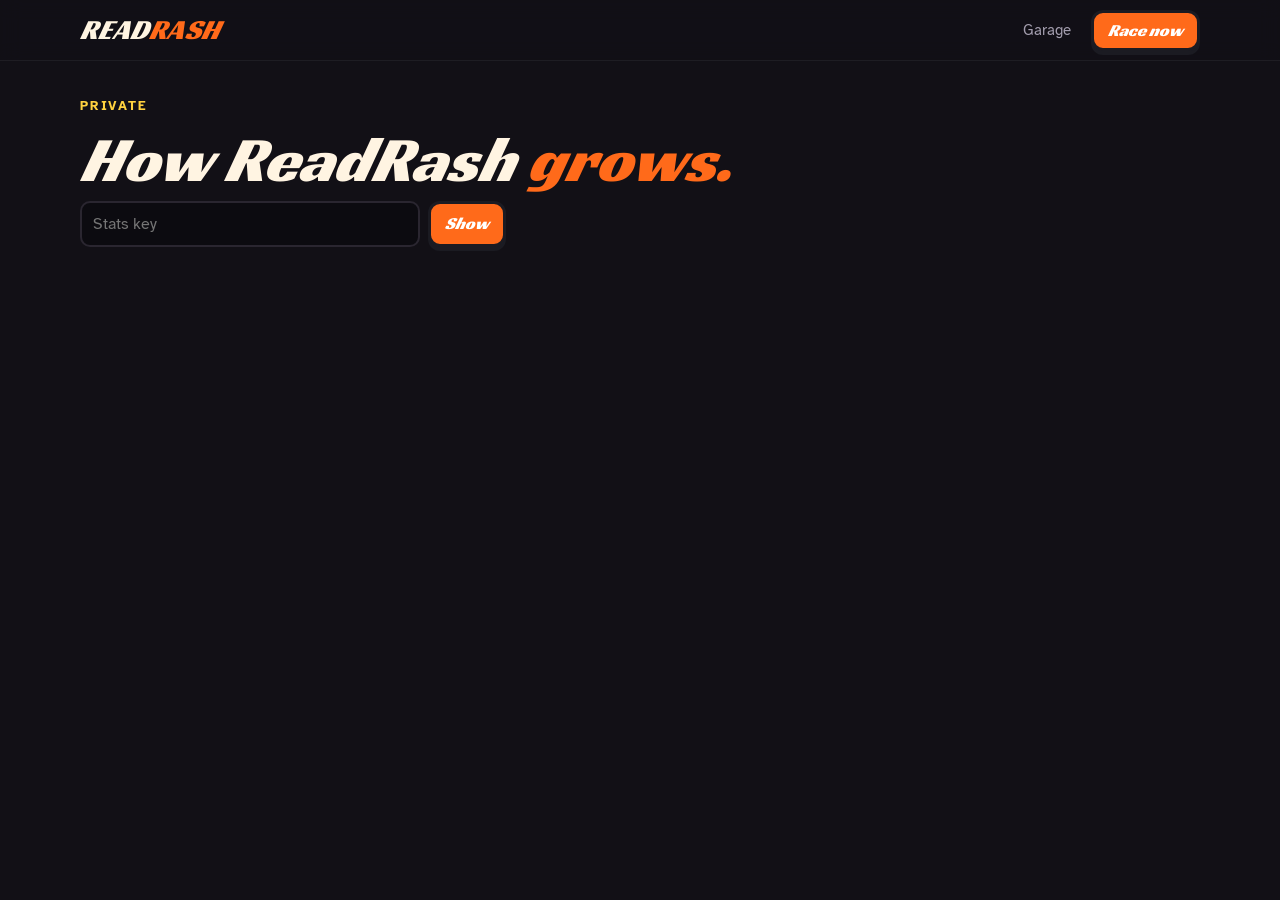
<file: stats.html>
<!doctype html>
<html lang="en">
<head>
<meta charset="utf-8">
<meta name="viewport" content="width=device-width,initial-scale=1,viewport-fit=cover">
<title>Stats · ReadRash</title>
<meta name="robots" content="noindex,nofollow">
<meta name="theme-color" content="#121016">
<link rel="icon" href="favicon.ico" sizes="any">
<link rel="icon" href="favicon.svg" type="image/svg+xml">
<link rel="stylesheet" href="assets/site.css?v=20261026a">
<style>
/* Layout: key box → four headline tiles (the plan's signals) → day-by-day table */
.top{padding-block:36px 18px;display:flex;flex-direction:column;gap:10px}
.top h1{font-size:clamp(40px,7vw,64px)}.top h1 em{font-style:inherit;color:var(--heat)}
.keyrow{display:flex;gap:8px;flex-wrap:wrap}.keyrow input{font:inherit;border-radius:10px;border:2px solid var(--asphalt-3);background:#0c0b10;color:var(--chalk);padding:9px 11px;min-width:0;flex:1;max-width:340px}
.tiles{display:grid;grid-template-columns:repeat(4,1fr);gap:12px;margin:22px 0}
.tile{background:var(--asphalt-2);border-radius:16px;padding:16px;display:flex;flex-direction:column;gap:4px}
.tile b{font-family:var(--display);font-style:italic;font-weight:400;font-size:38px;color:var(--sun);line-height:1.05}
.tile span{font-size:14px;color:#d9d2c6}.tile small{font-size:12px;color:var(--muted)}
.wrap{overflow-x:auto;background:var(--asphalt-2);border-radius:16px;padding:8px 12px;margin-bottom:60px}
table{border-collapse:collapse;width:100%;font-size:14px;font-variant-numeric:tabular-nums}
th,td{padding:7px 8px;border-bottom:1px solid rgba(255,255,255,.07);text-align:right;white-space:nowrap}
th{font-size:11px;letter-spacing:.08em;text-transform:uppercase;color:var(--muted);font-weight:700}
th:first-child,td:first-child{text-align:left}
td.z{color:#5b5664}
.err{color:#ff8a7a;font-weight:700}
@media (max-width:760px){.tiles{grid-template-columns:repeat(2,1fr)}}
</style>
</head>
<body>
<header class="nav gut"><div class="inner"><a class="logo" href="index.html">READ<span>RASH</span></a><nav class="links" aria-label="Main"><a href="garage.html">Garage</a><a class="btn sm" href="gp.html">Race now</a></nav></div></header>
<main class="gut"><div class="inner">
  <div class="top">
    <p class="kicker">Private</p>
    <h1>How ReadRash <em>grows.</em></h1>
    <div class="keyrow"><input id="key" type="password" placeholder="Stats key" aria-label="Stats key"><button class="btn sm" id="go">Show</button></div>
    <p class="note" id="msg" style="margin:0"></p>
  </div>
  <div id="out" hidden>
    <div class="tiles">
      <div class="tile"><b id="tShare">–</b><span>links made per rider who raced</span><small>last 14 days · goal 20%</small></div>
      <div class="tile"><b id="tLink">–</b><span>new riders who came by a link</span><small>last 14 days · goal half</small></div>
      <div class="tile"><b id="tFin">–</b><span>challenges finished</span><small>a friend raced someone's link</small></div>
      <div class="tile"><b id="tAct">–</b><span>riders raced today</span><small id="tTot"></small></div>
    </div>
    <h2 style="font-size:28px;margin:6px 0 10px">Fair play <span id="fpMode" style="font-size:15px;color:var(--muted)"></span></h2>
    <p class="note" style="margin:0 0 10px" id="fpNote"></p>
    <div class="wrap" style="margin-bottom:28px"><table><thead><tr><th>When</th><th>Rider</th><th>Race</th><th>Why</th><th></th></tr></thead><tbody id="flags"></tbody></table></div>
    <h2 style="font-size:28px;margin:6px 0 10px">Paused races <span style="font-size:15px;color:var(--muted)">3 reports pause a race until you check it</span></h2>
    <div class="wrap" style="margin-bottom:28px"><table><thead><tr><th>Race</th><th>Maker</th><th>Text</th><th>Reports</th><th></th></tr></thead><tbody id="paused"></tbody></table></div>
    <h2 style="font-size:28px;margin:6px 0 10px">Game errors <span style="font-size:15px;color:var(--muted)">from players' devices</span></h2>
    <div class="wrap" style="margin-bottom:28px"><table><thead><tr><th>Last seen</th><th>Where</th><th>Error</th><th>Times</th><th>Browser</th></tr></thead><tbody id="errs"></tbody></table></div>
    <div class="wrap"><table><thead><tr><th>Day</th><th>New riders</th><th>Raced</th><th>Races</th><th>GP</th><th>Story</th><th>Redline</th><th>Link races</th><th>Made (words)</th><th>Made (GP)</th><th>Made (story)</th><th>Rematches</th><th>Links opened</th><th>Shares</th><th>Pictures</th><th>Challenges done</th><th>Came by link</th></tr></thead><tbody id="rows"></tbody></table></div>
  </div>
</div></main>
<script>
(() => {
const $ = id => document.getElementById(id);
try { $("key").value = localStorage.getItem("rr.statsKey") || ""; } catch (e) {}
const pct = (a, b) => b ? Math.round(a / b * 100) + "%" : "–";
async function load(){
  const k = $("key").value.trim(); if (!k) { $("msg").textContent = "Enter the stats key."; return; }
  $("msg").textContent = "Loading…";
  try { const r = await fetch("/api/stats?key=" + encodeURIComponent(k)); const j = await r.json(); if (!r.ok) throw new Error(j.error || "Couldn't load");
    try { localStorage.setItem("rr.statsKey", k); } catch (e) {}
    $("msg").textContent = ""; $("out").hidden = false;
    const D = j.days, s = f => D.reduce((a, d) => a + (d[f] || 0), 0), act = s("active_riders"), nr = s("new_riders");
    const sharers = s("challenge_gp") + s("made_words");
    $("tShare").textContent = pct(Math.min(sharers, act), act); $("tLink").textContent = pct(s("arrived_by_link"), nr); $("tFin").textContent = s("challenge_finishes");
    const today = D[D.length - 1]; $("tAct").textContent = today.active_riders || 0; $("tTot").textContent = `${j.totals.riders || 0} riders · ${j.totals.rides || 0} races all time`;
    const c = v => `<td class="${v ? "" : "z"}">${v || 0}</td>`;
    loadFlags(k); loadErrs(k); loadPaused(k);
    $("rows").innerHTML = D.slice().reverse().map(d => `<tr><td>${d.day}</td>${c(d.new_riders)}${c(d.active_riders)}${c(d.races)}${c(d.gp)}${c(d.story)}${c(d.redline)}${c(d.link_races)}${c(d.made_words)}${c(d.made_gp)}${c(d.made_story)}${c(d.rematch)}${c(d.open_link)}${c((d.share_link||0)+(d.share_copy||0)+(d.share_whatsapp||0))}${c(d.share_image)}${c(d.challenge_finishes)}${c(d.arrived_by_link)}</tr>`).join("");
  } catch (e) { $("msg").innerHTML = `<span class="err">${e.message}</span>`; }
}
async function loadPaused(k){
  try { const r = await fetch("/api/reports?key=" + encodeURIComponent(k)); const j = await r.json(); if (!r.ok) throw 0;
    const esc = t => String(t).replace(/[&<>"]/g, c => ({"&":"&amp;","<":"&lt;",">":"&gt;",'"':"&quot;"}[c]));
    $("paused").innerHTML = j.rows.length ? j.rows.map(x => `<tr><td>${esc(x.code)}</td><td>${esc(x.maker)}</td><td style="text-align:left;white-space:normal;max-width:420px">${esc(x.text)}</td><td>${x.reports}</td><td><button class="btn sm ghost" data-a="unpause" data-c="${esc(x.code)}">It's fine</button> <button class="btn sm" data-a="remove" data-c="${esc(x.code)}">Remove</button></td></tr>`).join("")
      : '<tr><td colspan="5" style="text-align:left">Nothing paused.</td></tr>';
    $("paused").querySelectorAll("[data-a]").forEach(b => b.onclick = async () => { await fetch("/api/reports", { method: "POST", headers: { "content-type": "application/json" }, body: JSON.stringify({ key: k, code: b.dataset.c, action: b.dataset.a }) }); loadPaused(k); });
  } catch (e) {}
}
async function loadErrs(k){
  try { const r = await fetch("/api/err?key=" + encodeURIComponent(k)); const j = await r.json(); if (!r.ok) throw 0;
    const esc = t => String(t).replace(/[&<>"]/g, c => ({"&":"&amp;","<":"&lt;",">":"&gt;",'"':"&quot;"}[c]));
    $("errs").innerHTML = j.rows.length ? j.rows.map(e => `<tr><td>${new Date(e.last_at).toLocaleString("en-IN",{day:"numeric",month:"short",hour:"2-digit",minute:"2-digit"})}</td><td>${esc(e.p)} · ${esc(e.w)}</td><td style="text-align:left;white-space:normal" title="${esc(e.s)}">${esc(e.m)}</td><td>${e.n}</td><td style="text-align:left;white-space:normal;font-size:12px">${esc(e.ua)}</td></tr>`).join("")
      : '<tr><td colspan="5" style="text-align:left">No errors. Good.</td></tr>';
  } catch (e) {}
}
async function loadFlags(k){
  try { const r = await fetch("/api/flags?key=" + encodeURIComponent(k)); const j = await r.json(); if (!r.ok) throw 0;
    $("fpMode").textContent = j.enforce ? "· on" : "· watching only, nothing is hidden";
    $("fpNote").textContent = `${j.total} run${j.total === 1 ? "" : "s"} flagged so far, ${j.cleared || 0} marked as false alarms. Flags only fire on things a voice can't do. If a real reader ever shows up here, tap "Real reader" and tell Claude: the rule gets looser.`;
    const esc = t => String(t).replace(/[&<>"]/g, c => ({"&":"&amp;","<":"&lt;",">":"&gt;",'"':"&quot;"}[c]));
    $("flags").innerHTML = j.rows.length ? j.rows.map(f => `<tr><td>${new Date(f.created_at).toLocaleString("en-IN",{day:"numeric",month:"short",hour:"2-digit",minute:"2-digit"})}</td><td>${esc(f.name || "?")}</td><td>${esc(f.mode)} ${esc(f.ref || "")}</td><td style="text-align:left;white-space:normal">${f.reasons.map(esc).join("<br>")}</td><td>${f.cleared ? "false alarm" : `<button class="btn sm ghost" data-id="${f.id}">Real reader</button>`}</td></tr>`).join("")
      : '<tr><td colspan="5" style="text-align:left">Nothing flagged. Good.</td></tr>';
    $("flags").querySelectorAll("[data-id]").forEach(b => b.onclick = async () => { await fetch("/api/flags", { method: "POST", headers: { "content-type": "application/json" }, body: JSON.stringify({ key: k, id: +b.dataset.id }) }); loadFlags(k); });
  } catch (e) {}
}
$("go").onclick = load; $("key").addEventListener("keydown", e => { if (e.key === "Enter") load(); });
if ($("key").value) load();
})();
</script>
</body>
</html>
</file>
<file: assets/site.css>
/* ReadRash — one deliberate visual world: night-asphalt UI around a sunny Konkan road. */
/* fonts are self-hosted (SIL Open Font License): fast, and no third-party requests */
@font-face{font-family:'Racing Sans One';src:url(fonts/racing-sans-one.woff2) format('woff2');font-weight:400;font-style:normal;font-display:swap}
@font-face{font-family:'Atkinson Hyperlegible';src:url(fonts/atkinson-400.woff2) format('woff2');font-weight:400;font-style:normal;font-display:swap}
@font-face{font-family:'Atkinson Hyperlegible';src:url(fonts/atkinson-700.woff2) format('woff2');font-weight:700;font-style:normal;font-display:swap}
:root{
  --asphalt:#121016;
  --asphalt-2:#1d1a22;
  --asphalt-3:#2a2630;
  --heat:#ff6a1a;
  --sun:#ffd23f;
  --sea:#2a8dbd;
  --chalk:#fff4e2;
  --paper:#fff8ec;
  --ink:#1b1b22;
  --bad:#e0392b;
  --cool:#3ec1d3;
  --muted:#a39dae;
  --display:'Racing Sans One','Arial Black',Impact,sans-serif;
  --read:'Atkinson Hyperlegible',Verdana,system-ui,sans-serif;
  color-scheme:dark;
}
*,*::before,*::after{box-sizing:border-box}
[hidden]{display:none!important}
html{scroll-behavior:smooth}
body{margin:0;background:var(--asphalt);color:var(--chalk);font-family:var(--read);font-size:16px;line-height:1.5;-webkit-font-smoothing:antialiased;overflow-x:hidden}
a{color:inherit}
img,canvas{max-width:100%}
.gut{padding-left:max(16px,env(safe-area-inset-left,0px));padding-right:max(16px,env(safe-area-inset-right,0px))}
.inner{max-width:1120px;margin:0 auto}

/* nav */
.nav{position:sticky;top:env(safe-area-inset-top,0px);z-index:20;background:rgba(18,16,22,.82);backdrop-filter:blur(10px);-webkit-backdrop-filter:blur(10px);border-bottom:1px solid rgba(255,255,255,.06)}
body::before{content:"";position:fixed;inset:0 0 auto;height:env(safe-area-inset-top,0px);z-index:21;background:var(--asphalt)}
.nav .inner{display:flex;align-items:center;justify-content:space-between;gap:12px;height:60px}
.logo{font-family:var(--display);font-style:italic;font-size:28px;line-height:1;text-decoration:none;letter-spacing:.01em;white-space:nowrap}
.logo span{color:var(--heat)}
.links{display:flex;align-items:center;gap:20px;font-size:15px}
.links a{text-decoration:none;color:var(--muted)}
.links a:hover,.links a[aria-current="page"]{color:var(--chalk)}
.links a.btn{color:#fff}
@media (max-width:640px){.links a.opt{display:none}.links{gap:14px}}

/* buttons */
.btn{display:inline-flex;align-items:center;justify-content:center;gap:8px;font-family:var(--display);font-style:italic;font-size:22px;line-height:1;cursor:pointer;
  border:3px solid var(--ink);background:var(--heat);color:#fff;border-radius:12px;padding:13px 22px;box-shadow:0 5px 0 var(--ink);text-decoration:none;transition:transform .08s}
.btn:hover{transform:translateY(-1px)}
.btn:active{transform:translateY(3px);box-shadow:0 2px 0 var(--ink)}
.btn.sm{font-size:17px;padding:9px 14px;box-shadow:0 4px 0 var(--ink)}
.btn.ghost{background:var(--chalk);color:var(--ink)}
.btn.dark{background:var(--asphalt-3);color:var(--chalk);border-color:#000}
.btn[disabled]{opacity:.5;cursor:not-allowed}
:focus-visible{outline:3px solid var(--sun);outline-offset:3px;border-radius:6px}

/* type */
.kicker{font-size:13px;letter-spacing:.14em;text-transform:uppercase;font-weight:700;color:var(--sun);margin:0}
h1,h2,h3{font-family:var(--display);font-weight:400;font-style:italic;line-height:1;margin:0;text-wrap:balance}
.sec-h{font-size:clamp(34px,6vw,56px)}
.sec-h em{font-style:inherit;color:var(--heat)}
.lede{font-size:clamp(16px,2vw,19px);color:#d9d2c6;max-width:58ch;margin:0}

/* chips */
.chip{background:var(--asphalt-2);border-radius:999px;padding:5px 12px;color:var(--chalk);display:inline-flex;align-items:center;gap:6px;font-variant-numeric:tabular-nums;border:none;font:inherit;font-size:13px}
button.chip{cursor:pointer}
.dot{width:8px;height:8px;border-radius:50%;background:var(--muted)}
.dot.on{background:#ff4d4d;animation:pulse 1s infinite}
@keyframes pulse{50%{opacity:.35}}

/* league tabs (shared) */
.tabs{display:inline-flex;background:var(--asphalt-2);border-radius:14px;padding:4px;gap:4px;flex-wrap:wrap}
.tab{font-family:var(--display);font-style:italic;font-size:18px;border:none;background:transparent;color:var(--muted);padding:8px 16px;border-radius:10px;cursor:pointer}
.tab[aria-selected="true"]{background:var(--chalk);color:var(--ink)}

/* leaderboard table (shared) */
.board{width:100%;border-collapse:collapse;font-variant-numeric:tabular-nums}
.board th{font-size:12px;letter-spacing:.1em;text-transform:uppercase;color:var(--muted);text-align:left;font-weight:700;padding:8px 10px;border-bottom:1px solid rgba(255,255,255,.08)}
.board td{padding:11px 10px;border-bottom:1px solid rgba(255,255,255,.06)}
.board td.r{text-align:right}.board th.r{text-align:right}
.board .rk{font-family:var(--display);font-style:italic;font-size:20px;width:46px}
.board tr:nth-child(1) .rk{color:var(--sun)}
.board tr:nth-child(2) .rk{color:#d8dde4}
.board tr:nth-child(3) .rk{color:#e09a5c}
.board .nm{font-weight:700}
.board tr.me td{background:rgba(255,106,26,.14)}
.board .sc{font-family:var(--display);font-size:20px;color:var(--chalk)}
.note{font-size:13px;color:var(--muted)}
.tag{display:inline-block;font-size:11px;letter-spacing:.08em;text-transform:uppercase;font-weight:700;padding:3px 8px;border-radius:6px;background:var(--asphalt-3);color:var(--muted)}

/* footer */
.foot{border-top:1px solid rgba(255,255,255,.06);padding-block:28px 40px;color:var(--muted);font-size:14px}
.foot .inner{display:flex;justify-content:space-between;gap:16px;flex-wrap:wrap;align-items:center}

@media (prefers-reduced-motion:reduce){html{scroll-behavior:auto}.dot.on{animation:none}}
</file>
<file: assets/game.css>
/* Shared game screen: race view on top, instrument cluster + text card below; every other step is a panel over the paused road */
.wrap{max-width:1040px;margin:0 auto;padding-block:14px 30px;display:flex;flex-direction:column;gap:12px}
.bar{display:flex;align-items:center;justify-content:space-between;gap:10px;flex-wrap:wrap}
.bar .left{display:flex;gap:8px;flex-wrap:wrap;align-items:center}
.quit{background:none;border:none;color:var(--muted);font:inherit;font-size:13px;cursor:pointer;text-decoration:underline;padding:4px}
.stage{position:relative;border-radius:18px;overflow:hidden;background:#3d9be0;box-shadow:0 0 0 3px #000,0 10px 0 3px #000}
.stage canvas{display:block;width:100%;height:300px}
.pop{position:absolute;inset:0;display:flex;align-items:center;justify-content:center;pointer-events:none;text-align:center;padding:0 16px;
  font-family:var(--display);font-style:italic;font-size:clamp(36px,8.5vw,84px);color:var(--sun);text-shadow:0 5px 0 var(--ink),0 0 30px rgba(0,0,0,.35)}
.pop.go{color:var(--heat)}
.pop.lap{font-size:clamp(28px,6vw,60px);text-wrap:balance}
.pop.small{font-size:clamp(20px,4vw,36px);align-items:flex-start;padding-top:16%}
.dash{display:grid;grid-template-columns:auto 1fr;gap:14px;align-items:stretch}
.cluster{background:linear-gradient(180deg,#26222d,#17151b);border-radius:18px;padding:10px 16px 12px;display:flex;flex-direction:column;align-items:center;min-width:150px;box-shadow:inset 0 0 0 3px #000}
.gauge{position:relative;width:132px;height:76px}
.gauge svg{width:100%;height:100%;overflow:visible}
.gauge .bg{fill:none;stroke:#3a3542;stroke-width:9;stroke-linecap:round}
.gauge .fg{fill:none;stroke:url(#gg);stroke-width:9;stroke-linecap:round}
.gauge b{position:absolute;left:0;right:0;bottom:-2px;text-align:center;font-family:var(--display);font-weight:400;font-size:34px;line-height:1;font-variant-numeric:tabular-nums}
.cluster small{font-size:11px;letter-spacing:.12em;text-transform:uppercase;color:var(--muted)}
.nitro{width:100%;height:8px;border-radius:99px;background:#3a3542;overflow:hidden;margin-top:8px}
.nitro i{display:block;height:100%;width:0;background:linear-gradient(90deg,var(--heat),var(--sun));transition:width .15s}
.nitro.full i{box-shadow:0 0 12px var(--sun)}
.crow{display:flex;justify-content:space-between;width:100%;margin-top:6px;align-items:baseline}
.crow .pos{font-family:var(--display);font-size:22px;font-style:italic}
.card{background:var(--paper);color:var(--ink);border-radius:18px;padding:clamp(14px,2.6vw,24px);min-width:0}
.para{font-size:clamp(19px,3vw,27px);line-height:1.75;margin:0;max-width:64ch}
.para.long{max-height:calc(1.75em * 4);overflow:hidden;position:relative;scroll-behavior:smooth}
.w{display:inline-block;border-radius:6px;padding:1px 3px;transition:background .08s,color .08s}
.w.done{color:#a19ca8}
.w.cur{background:var(--sun);color:var(--ink);box-shadow:0 3px 0 var(--ink)}
.w.cur.act-swipe{background:var(--heat);color:#fff}
.w.cur.act-dodge{background:var(--cool);color:var(--ink)}
.w.miss{color:var(--bad);text-decoration:underline wavy;text-underline-offset:6px}
.w.shake{animation:shake .3s}
@keyframes shake{25%{transform:translateX(-4px)}75%{transform:translateX(4px)}}
.veil{display:flex;flex-wrap:wrap;gap:12px}
.veil i{display:block;height:20px;border-radius:6px;background:#e7dcc8}
.heard{margin-top:10px;font-size:13px;color:#6b7280;min-height:18px}
@media (max-width:560px){
  .dash{grid-template-columns:1fr}
  .cluster{flex-direction:row;gap:14px;min-width:0;padding:8px 12px;align-items:center}
  .gauge{width:96px;height:56px}.gauge b{font-size:26px}
  .cside{flex:1;display:flex;flex-direction:column;gap:4px}.nitro{margin-top:0}
}

/* panels */
.overlay{position:fixed;inset:60px 0 0 0;background:rgba(10,8,14,.8);display:flex;align-items:center;justify-content:center;z-index:30;
  padding:max(16px,env(safe-area-inset-top,0px)) max(16px,env(safe-area-inset-right,0px)) max(16px,env(safe-area-inset-bottom,0px)) max(16px,env(safe-area-inset-left,0px))}
.panel{position:relative;background:var(--paper);color:var(--ink);border-radius:22px;padding:clamp(18px,4vw,30px);max-width:640px;width:100%;display:flex;flex-direction:column;gap:16px;box-shadow:0 8px 0 var(--ink);max-height:100%;overflow:auto}
.panel h2{font-size:clamp(32px,7vw,50px)}
.panel h2 span{color:var(--heat)}
.panel p{margin:0}
.panel .tabs{background:#efe6d6}
.panel .tab{color:#6b6476}
.panel .tab[aria-selected="true"]{background:var(--ink);color:var(--paper)}
.races{display:grid;grid-template-columns:repeat(5,1fr);gap:8px}
.race{font:inherit;cursor:pointer;border:3px solid var(--ink);background:#fff;color:var(--ink);border-radius:14px;padding:10px 8px;display:flex;flex-direction:column;gap:6px;align-items:flex-start;text-align:left;min-width:0}
.race b{font-family:var(--display);font-style:italic;font-weight:400;font-size:17px;line-height:1.05}
.race small{font-size:12px;color:#6b6476}
.race .st{color:#d8cdb8;font-size:15px;letter-spacing:1px}
.race .st i{font-style:normal;color:#f2a900}
.race[aria-pressed="true"]{background:var(--sun);box-shadow:0 4px 0 var(--ink);transform:translateY(-2px)}
.race[aria-pressed="true"] .st{color:#9c8d70}
.race[disabled]{opacity:.45;cursor:not-allowed;background:#f1ebe0}
@media (max-width:620px){.races{grid-template-columns:repeat(2,1fr)}.race:last-child{grid-column:span 2}}
.who{display:flex;align-items:center;justify-content:space-between;gap:10px;flex-wrap:wrap;background:#fff;border:2px dashed #cfc4b2;border-radius:12px;padding:10px 12px}
.who b{font-family:var(--display);font-style:italic;font-weight:400;font-size:20px}
.linkbtn{background:none;border:none;font:inherit;font-size:14px;font-weight:700;color:#b14a12;cursor:pointer;text-decoration:underline;padding:2px}
.big-say{font-family:var(--display);font-style:italic;font-size:clamp(34px,7vw,52px);line-height:1;text-align:center;color:var(--ink)}
.big-say span{color:var(--heat);display:block;white-space:nowrap;font-size:clamp(58px,15vw,112px);margin-top:4px}
.mic{display:flex;align-items:center;justify-content:center;gap:10px;font-weight:700}
.mic i{width:14px;height:14px;border-radius:50%;background:#cfc4b2}
.mic.on i{background:#ff3b3b;box-shadow:0 0 0 0 rgba(255,59,59,.6);animation:ring 1.2s infinite}
@keyframes ring{to{box-shadow:0 0 0 14px rgba(255,59,59,0)}}
.heardbox{text-align:center;min-height:24px;color:#6b6476;font-size:15px}
.err{color:var(--bad);font-weight:700;font-size:14px}
.starsbig{display:flex;gap:10px;justify-content:center;font-size:54px;line-height:1}
.starsbig i{font-style:normal;color:#e3d9c6;transform:scale(.6);transition:transform .35s cubic-bezier(.3,1.6,.5,1),color .2s}
.starsbig i.on{color:#f2a900;transform:scale(1)}
.starsgrid{display:grid;grid-template-columns:repeat(3,1fr);gap:6px;font-size:12.5px;color:#6b6476;text-align:center}
.starsgrid .ok{color:var(--ink);font-weight:700}
.podium{display:flex;flex-direction:column;gap:6px}
.podium div{display:flex;justify-content:space-between;gap:10px;background:#fff;border:2px solid var(--ink);border-radius:10px;padding:7px 12px;font-variant-numeric:tabular-nums}
.podium div.me{background:var(--sun)}
.podium b{font-family:var(--display);font-style:italic;font-weight:400;font-size:18px}
.stats{display:grid;grid-template-columns:repeat(4,1fr);gap:8px}
.stat{background:#fff;border:2px solid var(--ink);border-radius:12px;padding:8px;text-align:center}
.stat b{display:block;font-family:var(--display);font-weight:400;font-size:24px;font-variant-numeric:tabular-nums}
.stat small{font-size:11px;letter-spacing:.06em;text-transform:uppercase;color:#6b6476}
@media (max-width:460px){.stats{grid-template-columns:repeat(2,1fr)}}
.practice{display:flex;flex-wrap:wrap;gap:6px}
.practice span{background:#ffe3df;color:var(--bad);border-radius:999px;padding:4px 10px;font-weight:700}
.post{display:flex;gap:10px;align-items:center;flex-wrap:wrap;background:#1b1b22;color:var(--chalk);border-radius:14px;padding:12px 14px}
.post .nm{font-family:var(--display);font-style:italic;font-size:20px;flex:1;min-width:140px}
.post .linkbtn{color:var(--sun)}
.row{display:flex;gap:10px;flex-wrap:wrap}.row .btn{flex:1}
.x{position:absolute;top:12px;right:12px;width:40px;height:40px;border-radius:50%;border:2px solid var(--ink);background:#fff;color:var(--ink);font-size:20px;line-height:1;cursor:pointer;display:flex;align-items:center;justify-content:center;text-decoration:none;z-index:2}
.x:hover{background:var(--sun)}
.exit{background:var(--bad);color:#fff;font-weight:700}
.demo-chip{background:var(--cool);color:var(--ink);font-weight:700}

.panel > div:first-of-type{padding-right:46px}

@media (max-width:600px){.pop{font-size:clamp(26px,9vw,40px)}.pop.lap{font-size:22px}}

/* Rash Points card on the results screen */
.rpbox{background:#1b1b22;color:var(--chalk);border-radius:16px;padding:14px 16px;display:flex;flex-direction:column;gap:10px}
.rpb-top{display:flex;justify-content:space-between;align-items:baseline;gap:10px}
.rpb-gain{font-family:var(--display);font-style:italic;font-size:34px;line-height:1;color:var(--sun)}.rpb-gain small{font-size:15px;color:#cfc6b8}
.rpb-lv{font-family:var(--display);font-style:italic;font-size:20px;color:var(--cool)}
.rpb-parts{display:flex;flex-wrap:wrap;gap:6px}.rpb-parts span{font-size:12px;background:rgba(255,255,255,.07);border-radius:8px;padding:4px 8px;color:#d9d2c6}.rpb-parts b{color:var(--sun)}
.rpb-bar{height:10px;border-radius:6px;background:rgba(255,255,255,.1);overflow:hidden}.rpb-bar i{display:block;height:100%;background:linear-gradient(90deg,var(--cool),var(--sun));border-radius:6px;transition:width .8s}
.rpb-next{font-size:13px;color:#cfc6b8}
.rpb-up{background:rgba(62,193,211,.14);border:1px solid rgba(62,193,211,.5);border-radius:10px;padding:8px 10px;font-size:14px}.rpb-up b{color:var(--cool)}.rpb-up a{color:var(--sun);font-weight:700}
/* made-race intro + share */
.beat{font-family:var(--display);font-style:italic;font-size:26px;color:var(--ink)}.beat b{color:var(--heat);font-weight:400}
.rswords{display:flex;flex-wrap:wrap;gap:6px}.rswords span{background:#fff;border:2px solid var(--ink);border-radius:8px;padding:2px 9px;font-weight:700;font-size:15px;color:var(--ink)}
.sharebox{display:flex;flex-direction:column;gap:10px;background:#fff4e2;border:2px solid var(--ink);border-radius:14px;padding:12px}
.sharebox .shl{display:flex;gap:8px;align-items:center;flex-wrap:wrap}
.sharebox input{flex:1;min-width:0;font:inherit;font-weight:700;border:2px solid var(--ink);border-radius:10px;padding:8px 10px;background:#fff;color:var(--ink)}
.duel{font-family:var(--display);font-style:italic;font-size:22px;color:var(--ink)}

.panel > h2{padding-right:46px;overflow-wrap:anywhere}

/* face cam, extras toggles, REC chip, clip card (shared by every race page) */
.facecam{position:absolute;left:12px;bottom:12px;width:clamp(78px,15%,168px);aspect-ratio:1;border-radius:50%;overflow:hidden;border:4px solid var(--heat);box-shadow:0 6px 18px rgba(0,0,0,.45);z-index:3;background:#1b1b22;transition:border-color .2s,box-shadow .2s}
.facecam video{width:100%;height:100%;object-fit:cover;transform:scaleX(-1);display:block}
.facecam .visor{position:absolute;inset:0;width:100%;height:100%;display:none}.facecam.helmet .visor{display:block}
.facecam.good{border-color:#7ff0ff;box-shadow:0 0 0 4px rgba(127,240,255,.35),0 0 28px rgba(127,240,255,.8)}
.facecam.nitro{border-color:var(--sun);box-shadow:0 0 0 4px rgba(255,210,63,.35),0 0 30px rgba(255,170,40,.9)}
.facecam.bad{border-color:var(--bad);animation:fcShake .35s}
@keyframes fcShake{20%{transform:translateX(-5px)}40%{transform:translateX(5px)}60%{transform:translateX(-3px)}80%{transform:translateX(2px)}}
.chip.rec{background:#2a1416;color:#ff8a7a;font-weight:700;display:inline-flex;align-items:center;gap:6px}.chip.rec i{width:9px;height:9px;border-radius:50%;background:#ff3b3b;animation:pulse 1s infinite}
.extras{display:flex;flex-direction:column;gap:8px;border-top:2px dashed #e6dccb;padding-top:12px}
.ex{display:flex;justify-content:space-between;align-items:center;gap:12px}
.ex span{display:flex;flex-direction:column}.ex b{font-family:var(--display);font-style:italic;font-weight:400;font-size:19px}.ex small{color:#6b6476;font-size:13px}
.seg{display:inline-flex;border:3px solid var(--ink);border-radius:12px;overflow:hidden;flex:none}
.seg button{font:inherit;font-weight:700;font-size:14px;border:none;background:#fff;color:var(--ink);padding:6px 11px;cursor:pointer}
.seg button+button{border-left:2px solid var(--ink)}.seg button[aria-pressed="true"]{background:var(--sun)}
.tog{width:54px;height:30px;border-radius:999px;border:3px solid var(--ink);background:#e6dccb;position:relative;cursor:pointer;flex:none;padding:0}
.tog i{position:absolute;top:2px;left:2px;width:20px;height:20px;border-radius:50%;background:#fff;border:2px solid var(--ink);transition:left .15s}
.tog[aria-checked="true"]{background:#ff6a1a}.tog[aria-checked="true"] i{left:26px}
.clipbox{display:flex;align-items:center;gap:10px;flex-wrap:wrap;background:#1b1b22;color:var(--chalk);border-radius:14px;padding:10px 14px}.clipbox b{flex:1;font-family:var(--display);font-style:italic;font-weight:400;font-size:20px}
@media (max-width:520px){.ex small{display:none}.seg button{padding:6px 8px}.facecam{bottom:46px;left:8px}}
.ex i.beta{font-style:normal;font-family:var(--read);font-size:10px;font-weight:700;letter-spacing:.08em;text-transform:uppercase;background:var(--cool);color:var(--ink);border-radius:5px;padding:1px 5px;vertical-align:middle;margin-left:4px}
</file>
